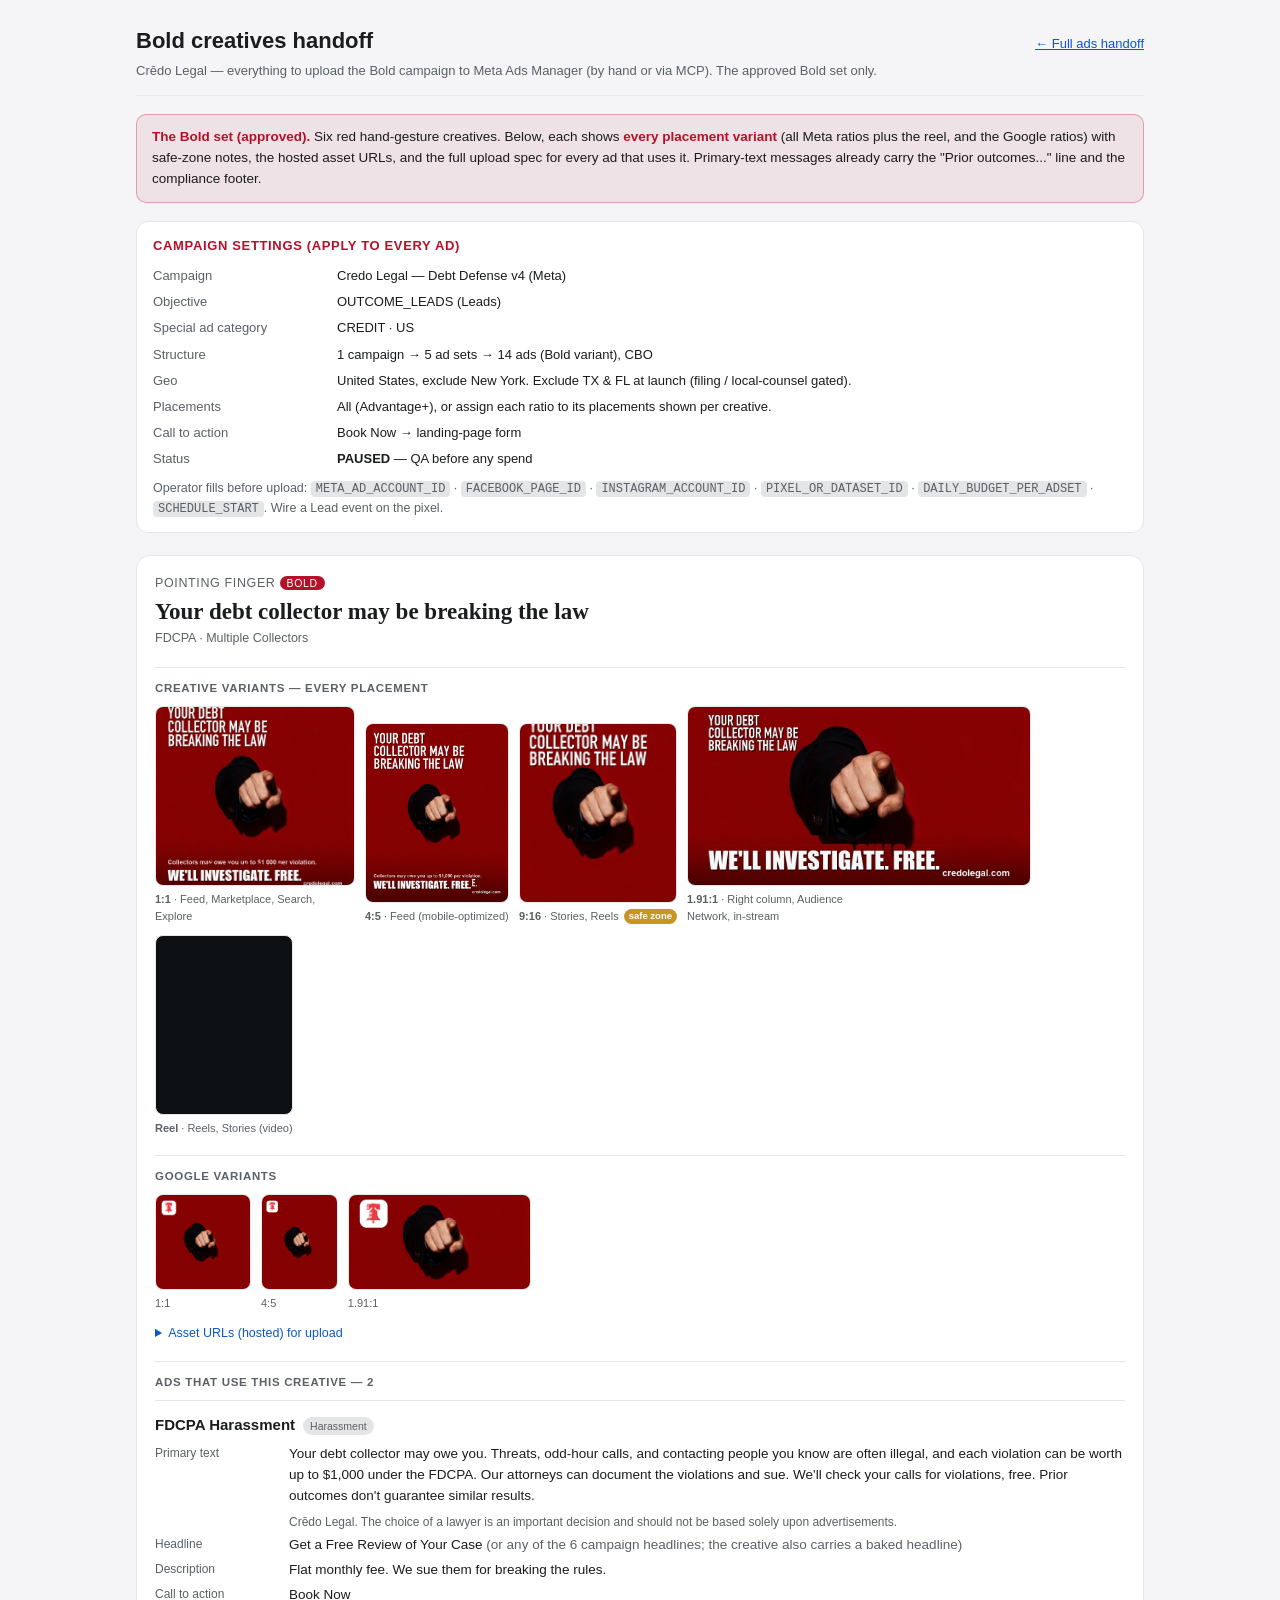
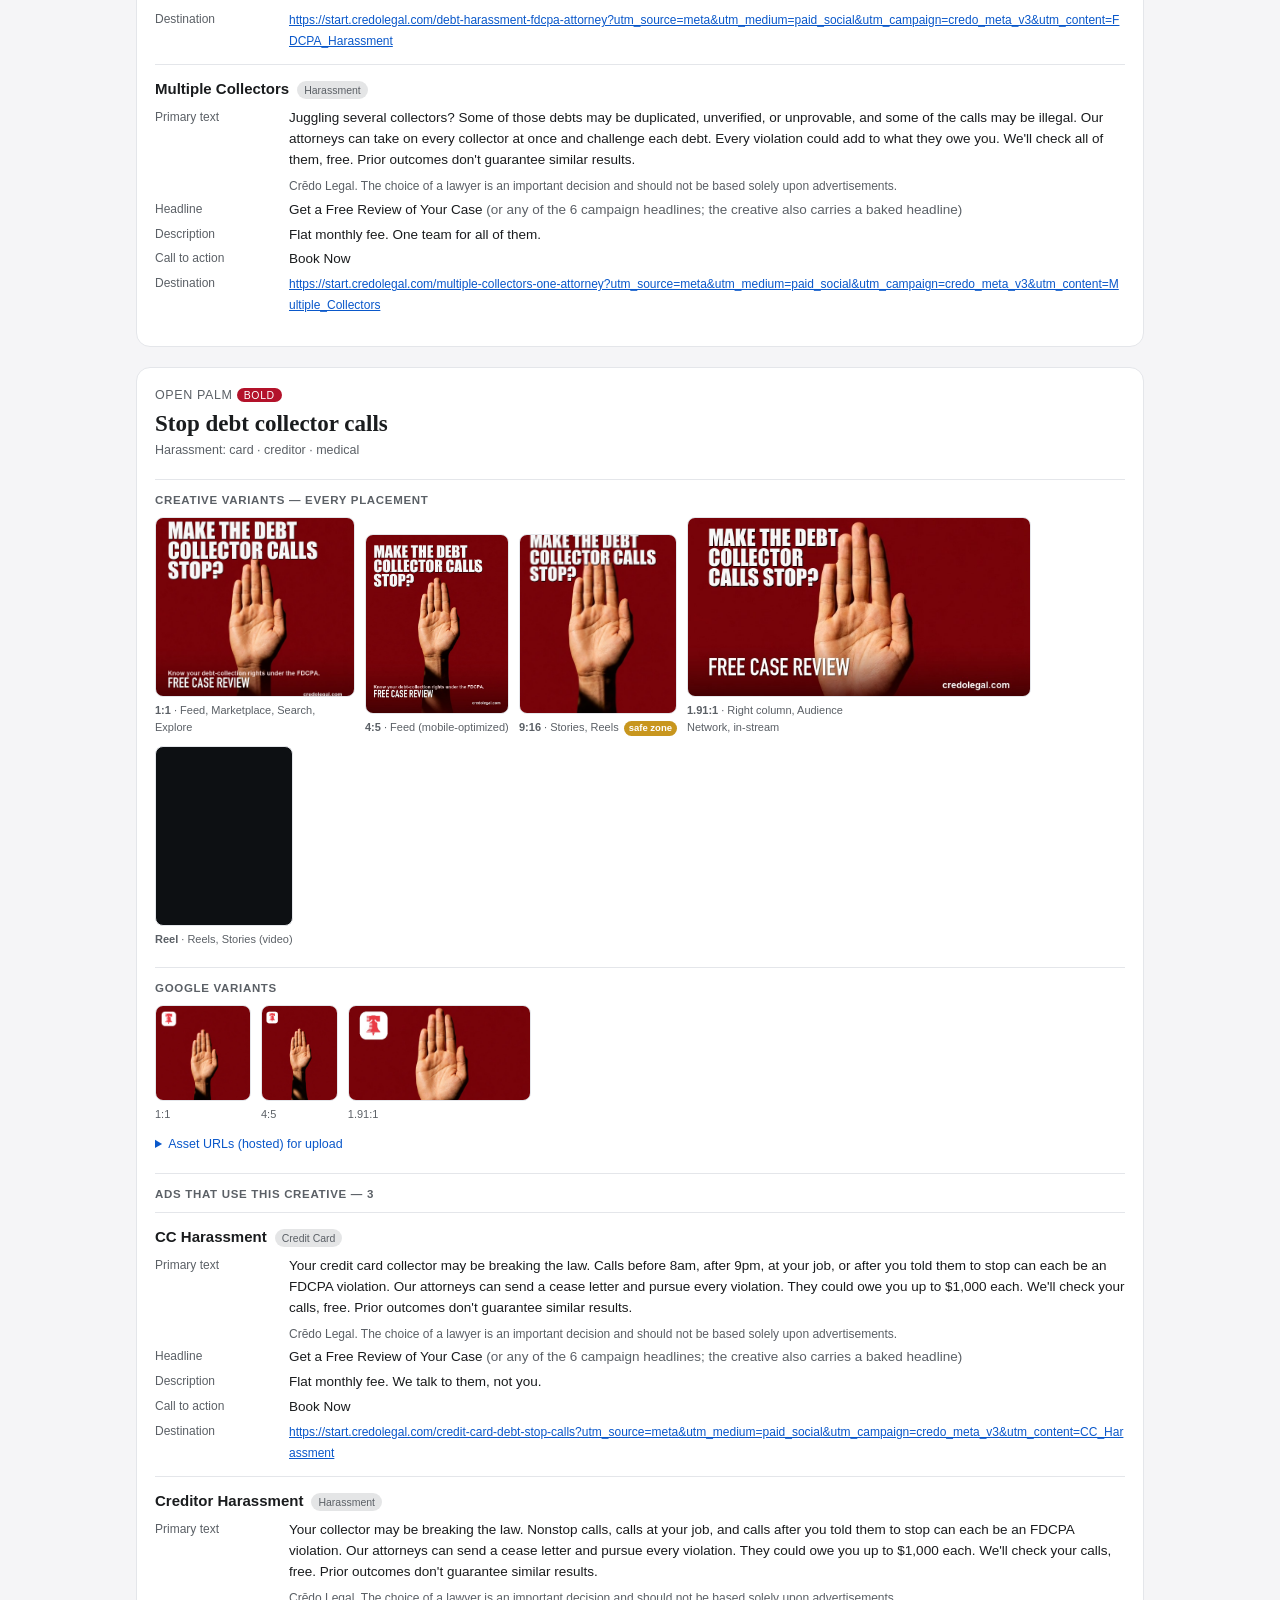
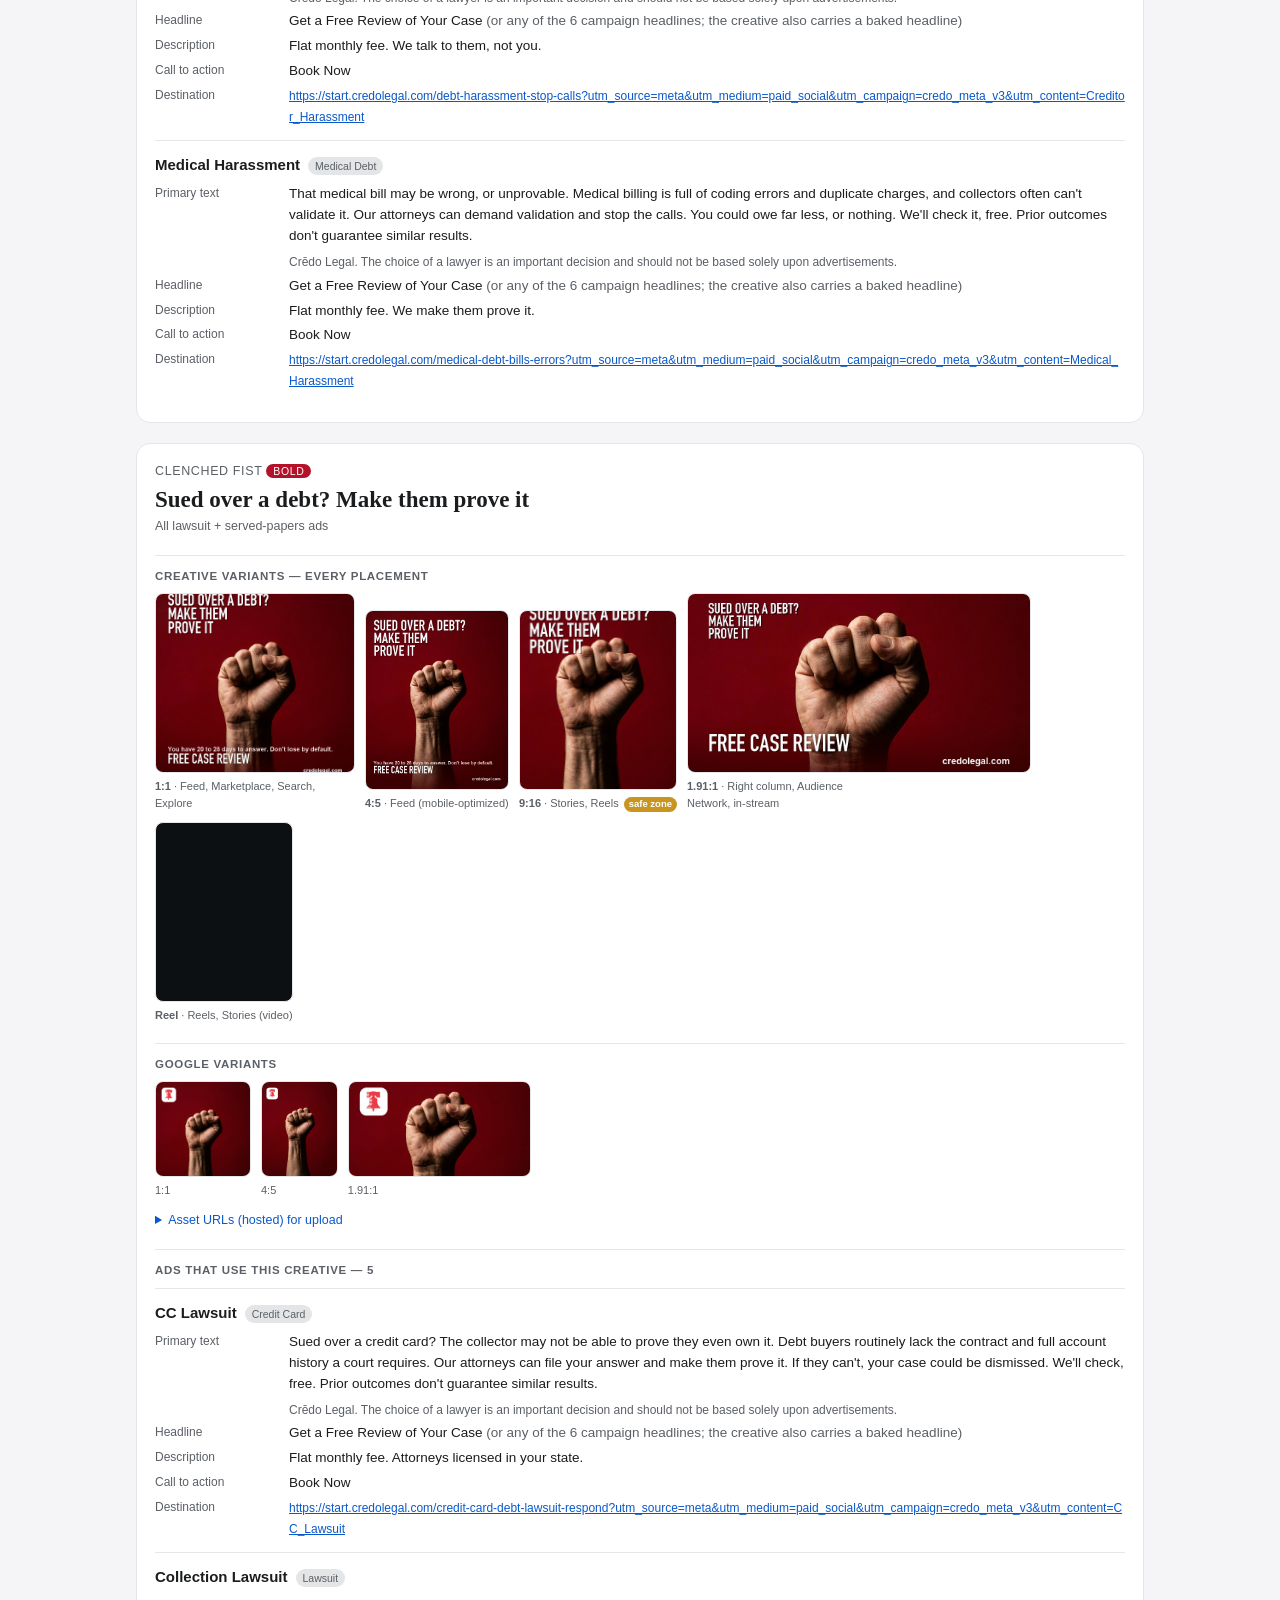
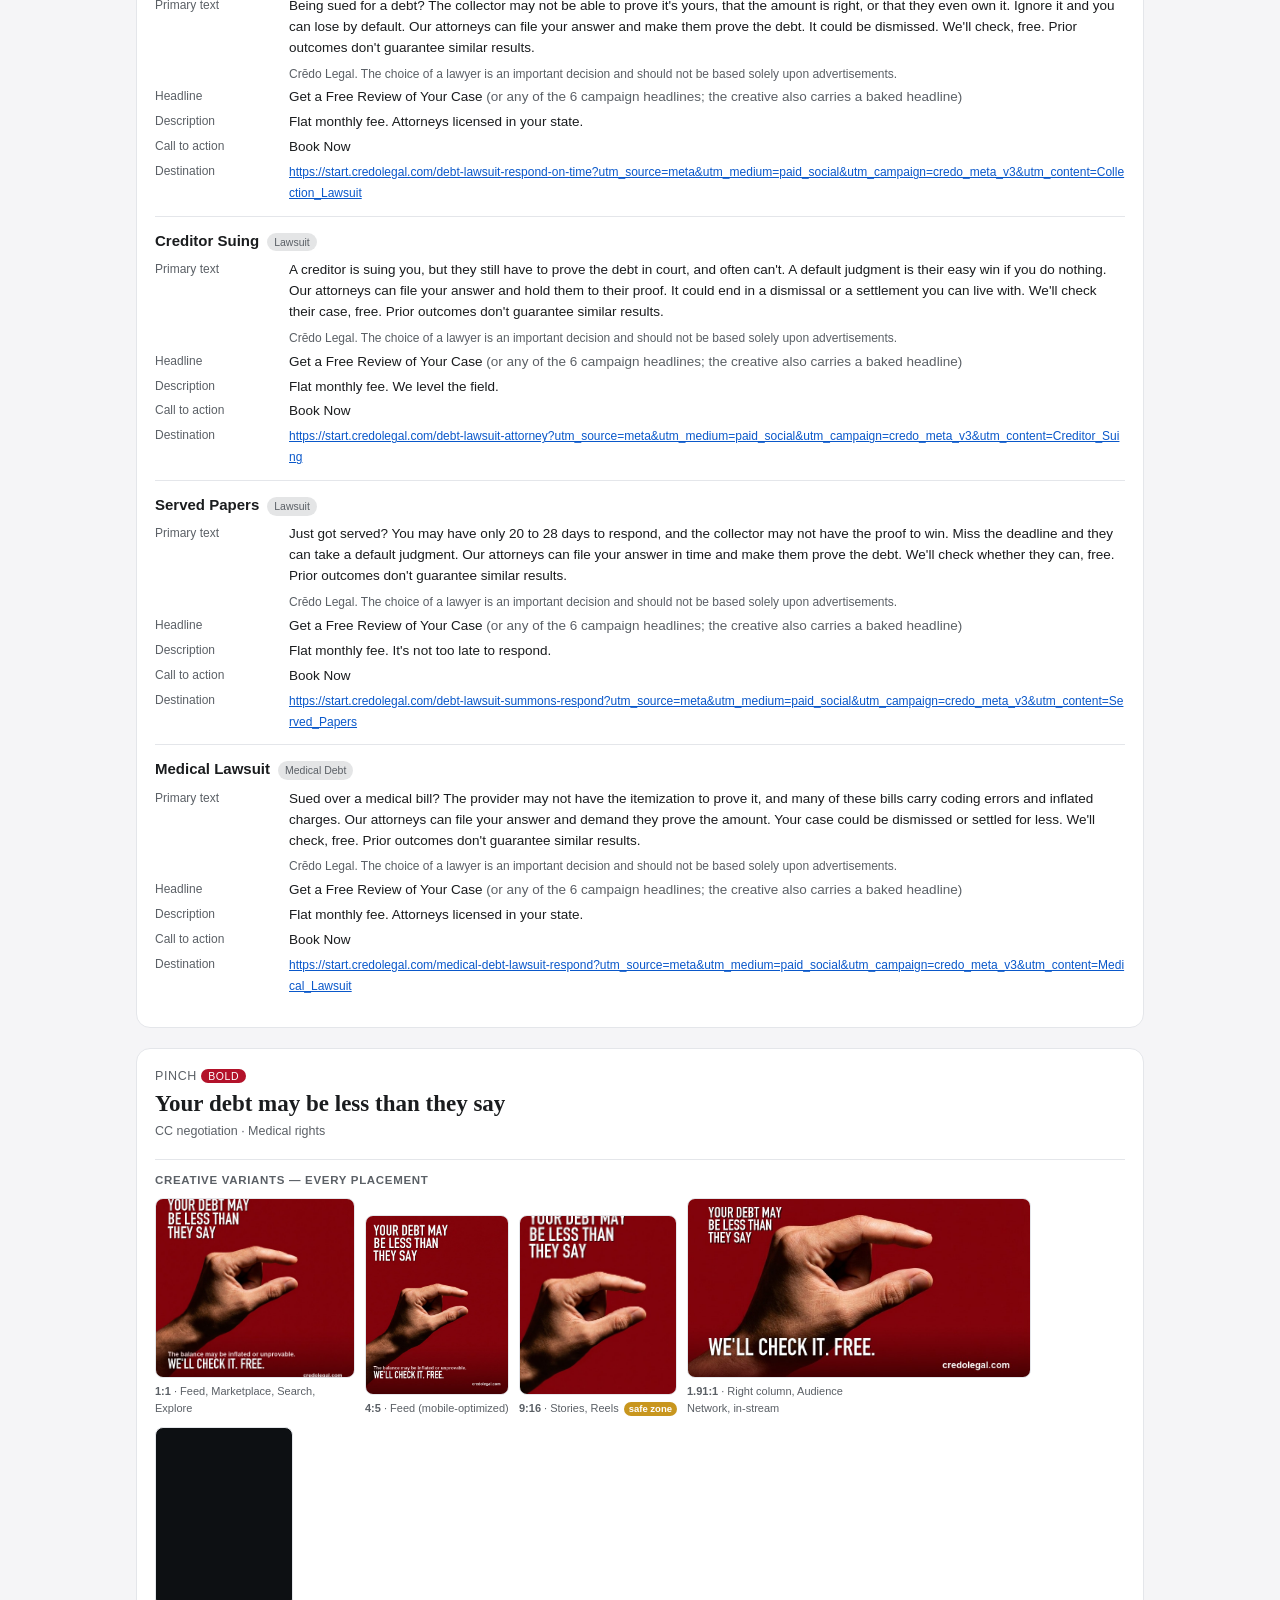
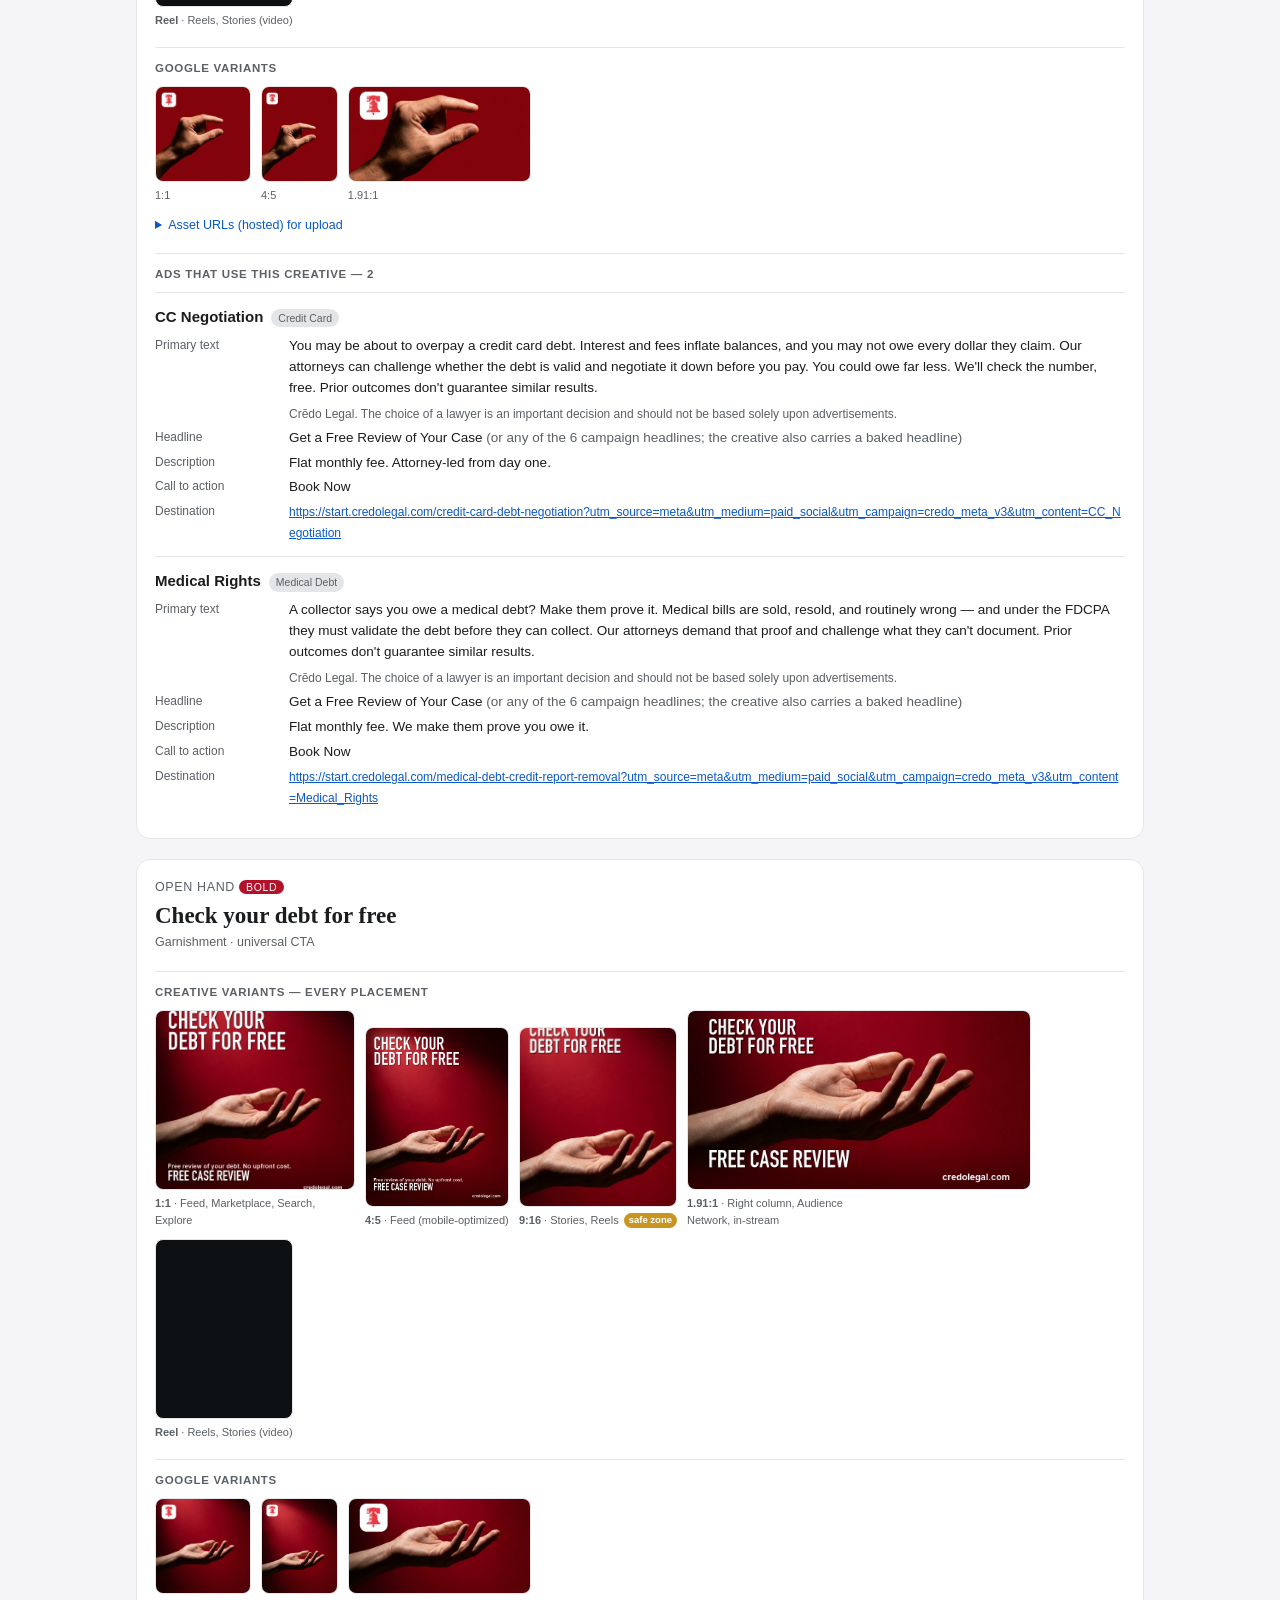
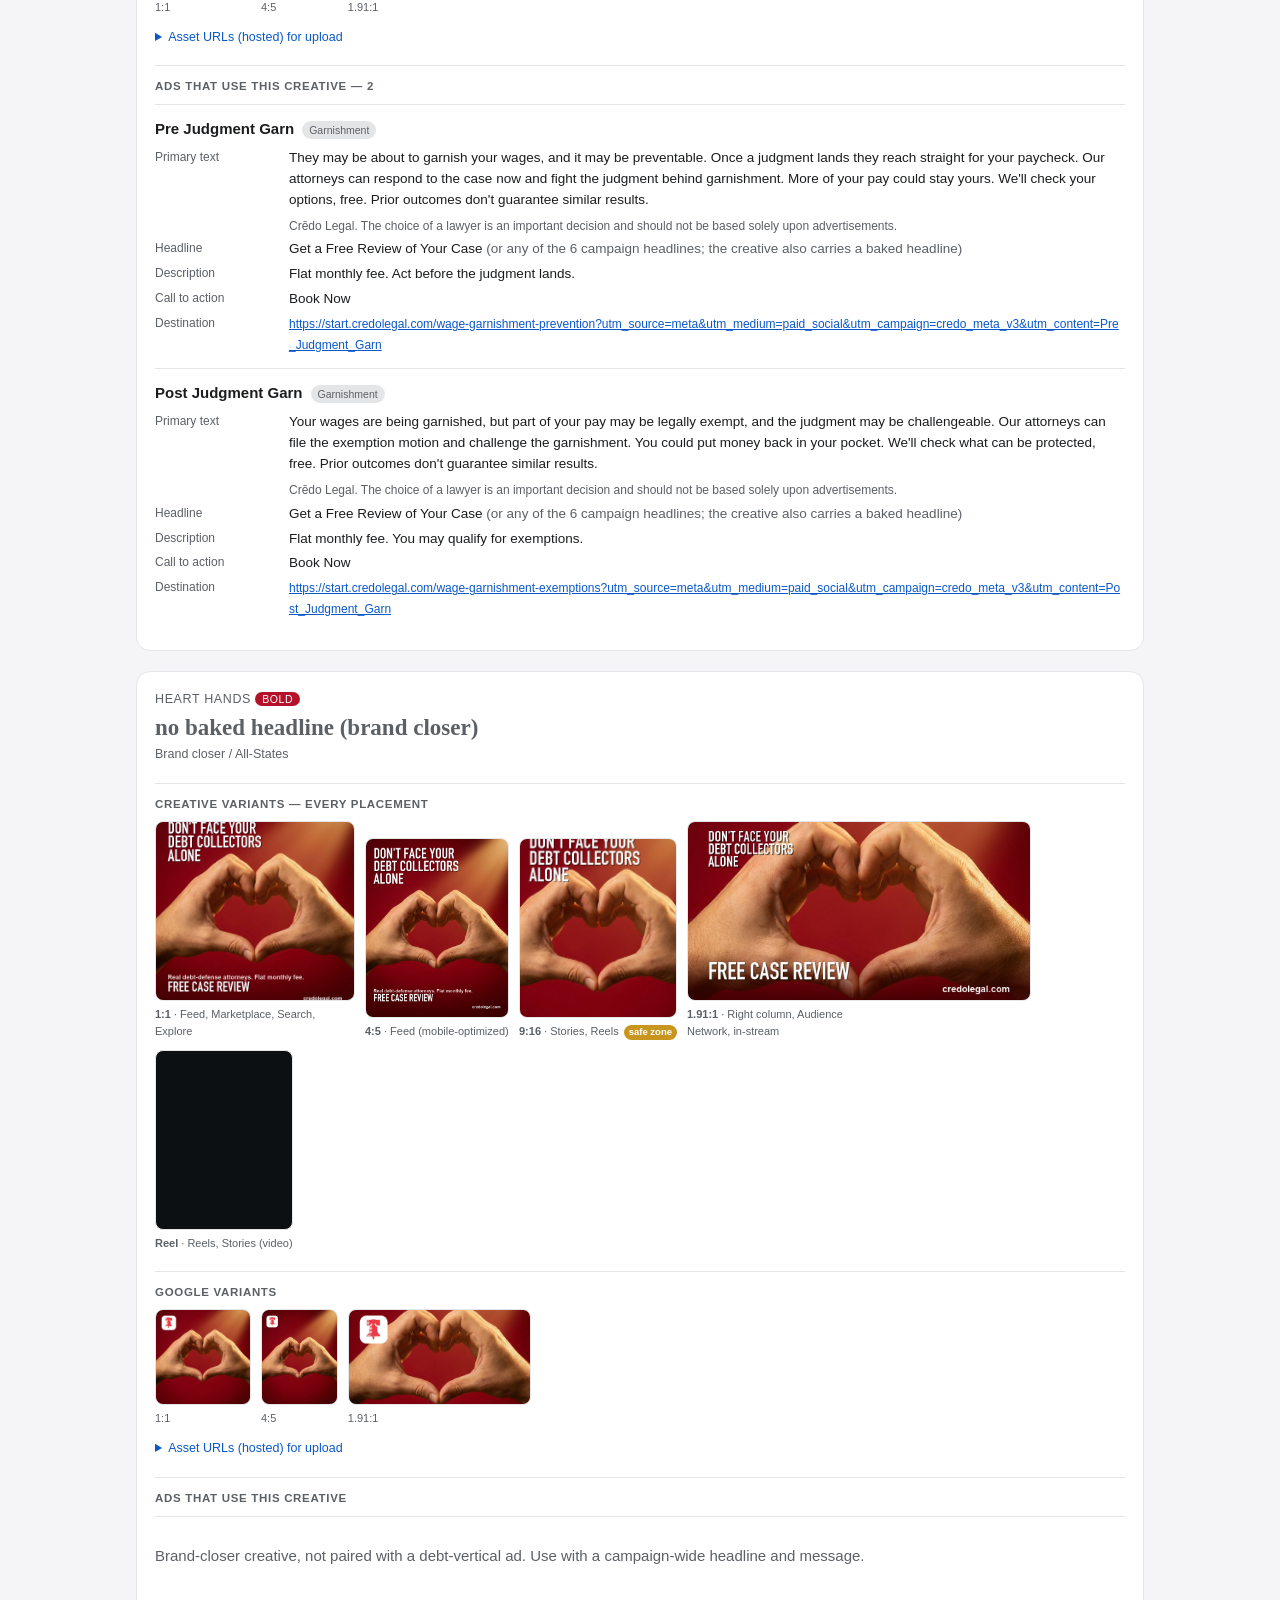
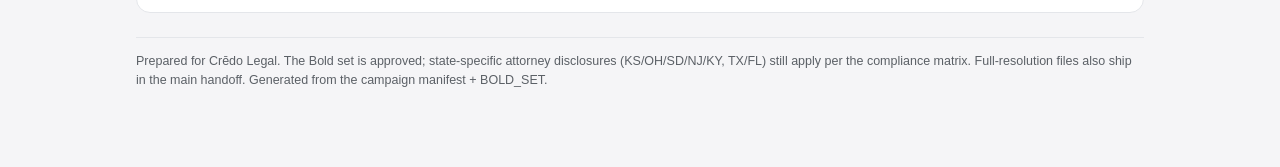
<file: bold-handoff.html>
<!doctype html><html lang="en"><head><meta charset="utf-8">
<meta name="viewport" content="width=device-width,initial-scale=1">
<meta name="robots" content="noindex">
<title>Crēdo Legal · Bold creatives handoff</title>
<style>
 :root{--bg:#f5f5f7;--card:#fff;--tx:#1a1c1e;--sec:#5b6066;--div:#e4e6ea;--red:#b3122a;--link:#0a58ca;--frame:#0d1013}
 @media (prefers-color-scheme:dark){:root{--bg:#141519;--card:#1d2025;--tx:#e7e9ec;--sec:#a3a8af;--div:#2c3037;--red:#ff5a72;--link:#6ea8fe;--frame:#000}}
 *{box-sizing:border-box} body{margin:0;background:var(--bg);color:var(--tx);font:15px/1.55 -apple-system,BlinkMacSystemFont,"Segoe UI",Roboto,Arial,sans-serif}
 a{color:var(--link)}
 .wrap{max-width:1040px;margin:0 auto;padding:24px 16px 64px}
 .top{display:flex;justify-content:space-between;align-items:baseline;gap:12px;flex-wrap:wrap;border-bottom:1px solid var(--div);padding-bottom:14px;margin-bottom:18px}
 h1{font-size:22px;margin:0} .top p{margin:3px 0 0;color:var(--sec);font-size:13px} .back{font-size:13px;white-space:nowrap}
 .lead{background:color-mix(in srgb,var(--red) 8%,transparent);border:1px solid color-mix(in srgb,var(--red) 32%,transparent);border-radius:10px;padding:12px 15px;font-size:13.5px;margin:0 0 18px} .lead b{color:var(--red)}
 .settings{background:var(--card);border:1px solid var(--div);border-radius:12px;padding:14px 16px;margin:0 0 22px}
 .settings h2{font-size:13px;text-transform:uppercase;letter-spacing:.05em;color:var(--red);margin:0 0 10px}
 .settings dl{display:grid;grid-template-columns:170px 1fr;gap:6px 14px;margin:0;font-size:13px}
 .settings dt{color:var(--sec)} .settings dd{margin:0}
 .settings .ph{margin:10px 0 0;font-size:12.5px;color:var(--sec)} .settings code{background:color-mix(in srgb,var(--sec) 16%,transparent);padding:1px 5px;border-radius:4px;font-size:12px}
 .card{background:var(--card);border:1px solid var(--div);border-radius:14px;padding:18px;margin:0 0 20px}
 .chead .gesture{font-size:12.5px;color:var(--sec);text-transform:uppercase;letter-spacing:.05em;margin:0 0 4px}
 .chead .hl{font-family:Georgia,serif;font-size:23px;font-weight:700;margin:0 0 4px;line-height:1.2}
 .chead .theme{font-size:12.5px;color:var(--sec);margin:0 0 4px}
 .sech{font-size:11.5px;text-transform:uppercase;letter-spacing:.06em;color:var(--sec);font-weight:700;margin:18px 0 8px;border-top:1px solid var(--div);padding-top:12px}
 .sech--g{color:var(--sec)}
 .gallery{display:flex;gap:10px;flex-wrap:wrap;align-items:flex-end}
 .th{margin:0;display:flex;flex-direction:column;gap:5px}
 .th img,.th video{height:180px;width:auto;max-width:344px;object-fit:cover;border-radius:8px;background:var(--frame);display:block;border:1px solid var(--div)}
 .th figcaption{font-size:11px;color:var(--sec);max-width:200px}
 .th .sz{display:inline-block;margin-left:5px;font-size:9.5px;font-weight:700;color:#fff;background:#c8961e;padding:0 5px;border-radius:999px;vertical-align:middle}
 .gallery--g .th--g img{height:96px}
 .assets{margin:12px 0 0;font-size:12px} .assets summary{cursor:pointer;color:var(--link);font-size:12.5px}
 .assets .ameta{margin:8px 0 2px;color:var(--sec);text-transform:uppercase;letter-spacing:.05em;font-size:10.5px}
 .assets ul{margin:0;padding-left:16px} .assets li{font-family:ui-monospace,Menlo,monospace;font-size:11px;word-break:break-all;color:var(--sec)}
 .ad{border-top:1px solid var(--div);padding:12px 0}
 .ad__h{display:flex;gap:8px;align-items:baseline;margin-bottom:8px}
 .spec{display:grid;grid-template-columns:120px 1fr;gap:4px 14px;margin:0;font-size:13.5px}
 .spec dt{color:var(--sec);font-size:12px} .spec dd{margin:0}
 .spec dd p{margin:0 0 6px} .spec dd p:last-child{margin:0} .spec dd p:last-child:not(:only-child){color:var(--sec);font-size:12px}
 .spec a{font-size:12px;word-break:break-all}
 .chip{font-size:10.5px;padding:1px 7px;border-radius:999px;background:color-mix(in srgb,var(--sec) 16%,transparent);color:var(--sec);white-space:nowrap}
 .chip--bold{background:var(--red);color:#fff} .muted{color:var(--sec)}
 .foot{color:var(--sec);font-size:12.5px;margin-top:24px;border-top:1px solid var(--div);padding-top:14px}
</style></head><body>
<div class="wrap">
 <div class="top">
   <div><h1>Bold creatives handoff</h1><p>Crēdo Legal — everything to upload the Bold campaign to Meta Ads Manager (by hand or via MCP). The approved Bold set only.</p></div>
   <a class="back" href="handoff.html">← Full ads handoff</a>
 </div>
 <div class="lead"><b>The Bold set (approved).</b> Six red hand-gesture creatives. Below, each shows <b>every placement variant</b> (all Meta ratios plus the reel, and the Google ratios) with safe-zone notes, the hosted asset URLs, and the full upload spec for every ad that uses it. Primary-text messages already carry the "Prior outcomes..." line and the compliance footer.</div>

 <div class="settings">
   <h2>Campaign settings (apply to every ad)</h2>
   <dl>
     <dt>Campaign</dt><dd>Credo Legal — Debt Defense v4 (Meta)</dd>
     <dt>Objective</dt><dd>OUTCOME_LEADS (Leads)</dd>
     <dt>Special ad category</dt><dd>CREDIT · US</dd>
     <dt>Structure</dt><dd>1 campaign → 5 ad sets → 14 ads (Bold variant), CBO</dd>
     <dt>Geo</dt><dd>United States, exclude New York. Exclude TX &amp; FL at launch (filing / local-counsel gated).</dd>
     <dt>Placements</dt><dd>All (Advantage+), or assign each ratio to its placements shown per creative.</dd>
     <dt>Call to action</dt><dd>Book Now → landing-page form</dd>
     <dt>Status</dt><dd><b>PAUSED</b> — QA before any spend</dd>
   </dl>
   <p class="ph">Operator fills before upload: <code>META_AD_ACCOUNT_ID</code> · <code>FACEBOOK_PAGE_ID</code> · <code>INSTAGRAM_ACCOUNT_ID</code> · <code>PIXEL_OR_DATASET_ID</code> · <code>DAILY_BUDGET_PER_ADSET</code> · <code>SCHEDULE_START</code>. Wire a Lead event on the pixel.</p>
 </div>

 
    <section class="card">
      <div class="chead">
        <p class="gesture">Pointing finger <span class="chip chip--bold">Bold</span></p>
        <p class="hl">Your debt collector may be breaking the law</p>
        <p class="theme">FDCPA · Multiple Collectors</p>
      </div>
      <p class="sech">Creative variants — every placement</p>
      <div class="gallery"><figure class="th"><img src="assets/bold/bake-pointing-m-1x1.jpeg" alt="Pointing finger 1:1" loading="lazy" style="aspect-ratio:1 / 1"><figcaption><b>1:1</b> · Feed, Marketplace, Search, Explore</figcaption></figure><figure class="th"><img src="assets/bold/bake-pointing-m-4x5.jpeg" alt="Pointing finger 4:5" loading="lazy" style="aspect-ratio:4 / 5"><figcaption><b>4:5</b> · Feed (mobile-optimized)</figcaption></figure><figure class="th" title="Keep copy clear of the top ~14% and bottom ~20-35% (app UI). The Bold headline is baked inside the safe area."><img src="assets/bold/bake-pointing-m-9x16.jpeg" alt="Pointing finger 9:16" loading="lazy" style="aspect-ratio:9 / 16"><figcaption><b>9:16</b> · Stories, Reels<span class="sz">safe zone</span></figcaption></figure><figure class="th"><img src="assets/bold/bake-pointing-m-1_91x1.jpeg" alt="Pointing finger 1.91:1" loading="lazy" style="aspect-ratio:191 / 100"><figcaption><b>1.91:1</b> · Right column, Audience Network, in-stream</figcaption></figure><figure class="th th--vid"><video src="assets/bold/video/bake-pointing-reel.mp4" autoplay muted loop playsinline style="aspect-ratio:9/16"></video><figcaption><b>Reel</b> · Reels, Stories (video)</figcaption></figure></div>
      <p class="sech sech--g">Google variants</p>
      <div class="gallery gallery--g"><figure class="th th--g"><img src="assets/bold/bake-pointing-g-1x1.jpeg" alt="Google 1:1" loading="lazy" style="aspect-ratio:1 / 1"><figcaption>1:1</figcaption></figure><figure class="th th--g"><img src="assets/bold/bake-pointing-g-4x5.jpeg" alt="Google 4:5" loading="lazy" style="aspect-ratio:4 / 5"><figcaption>4:5</figcaption></figure><figure class="th th--g"><img src="assets/bold/bake-pointing-g-1_91x1.jpeg" alt="Google 1.91:1" loading="lazy" style="aspect-ratio:191 / 100"><figcaption>1.91:1</figcaption></figure></div>
      <details class='assets'><summary>Asset URLs (hosted) for upload</summary><p class='ameta'>Meta</p><ul><li>https://2-human.github.io/credo-public-meta-ads-preview/assets/bold/bake-pointing-m-1x1.jpeg</li><li>https://2-human.github.io/credo-public-meta-ads-preview/assets/bold/bake-pointing-m-4x5.jpeg</li><li>https://2-human.github.io/credo-public-meta-ads-preview/assets/bold/bake-pointing-m-9x16.jpeg</li><li>https://2-human.github.io/credo-public-meta-ads-preview/assets/bold/bake-pointing-m-1_91x1.jpeg</li><li>https://2-human.github.io/credo-public-meta-ads-preview/assets/bold/video/bake-pointing-reel.mp4</li></ul><p class='ameta'>Google</p><ul><li>https://2-human.github.io/credo-public-meta-ads-preview/assets/bold/bake-pointing-g-1x1.jpeg</li><li>https://2-human.github.io/credo-public-meta-ads-preview/assets/bold/bake-pointing-g-4x5.jpeg</li><li>https://2-human.github.io/credo-public-meta-ads-preview/assets/bold/bake-pointing-g-1_91x1.jpeg</li></ul></details>
      <p class="sech">Ads that use this creative — 2</p>
      <div class="ad"><div class="ad__h"><b>FDCPA Harassment</b><span class="chip">Harassment</span></div><dl class="spec"><dt>Primary text</dt><dd><p>Your debt collector may owe you. Threats, odd-hour calls, and contacting people you know are often illegal, and each violation can be worth up to $1,000 under the FDCPA. Our attorneys can document the violations and sue. We&#x27;ll check your calls for violations, free. Prior outcomes don&#x27;t guarantee similar results.</p><p>Crēdo Legal. The choice of a lawyer is an important decision and should not be based solely upon advertisements.</p></dd><dt>Headline</dt><dd>Get a Free Review of Your Case <span class="muted">(or any of the 6 campaign headlines; the creative also carries a baked headline)</span></dd><dt>Description</dt><dd>Flat monthly fee. We sue them for breaking the rules.</dd><dt>Call to action</dt><dd>Book Now</dd><dt>Destination</dt><dd><a href="https://start.credolegal.com/debt-harassment-fdcpa-attorney?utm_source=meta&amp;utm_medium=paid_social&amp;utm_campaign=credo_meta_v3&amp;utm_content=FDCPA_Harassment" target="_blank" rel="noopener">https://start.credolegal.com/debt-harassment-fdcpa-attorney?utm_source=meta&amp;utm_medium=paid_social&amp;utm_campaign=credo_meta_v3&amp;utm_content=FDCPA_Harassment</a></dd></dl></div><div class="ad"><div class="ad__h"><b>Multiple Collectors</b><span class="chip">Harassment</span></div><dl class="spec"><dt>Primary text</dt><dd><p>Juggling several collectors? Some of those debts may be duplicated, unverified, or unprovable, and some of the calls may be illegal. Our attorneys can take on every collector at once and challenge each debt. Every violation could add to what they owe you. We&#x27;ll check all of them, free. Prior outcomes don&#x27;t guarantee similar results.</p><p>Crēdo Legal. The choice of a lawyer is an important decision and should not be based solely upon advertisements.</p></dd><dt>Headline</dt><dd>Get a Free Review of Your Case <span class="muted">(or any of the 6 campaign headlines; the creative also carries a baked headline)</span></dd><dt>Description</dt><dd>Flat monthly fee. One team for all of them.</dd><dt>Call to action</dt><dd>Book Now</dd><dt>Destination</dt><dd><a href="https://start.credolegal.com/multiple-collectors-one-attorney?utm_source=meta&amp;utm_medium=paid_social&amp;utm_campaign=credo_meta_v3&amp;utm_content=Multiple_Collectors" target="_blank" rel="noopener">https://start.credolegal.com/multiple-collectors-one-attorney?utm_source=meta&amp;utm_medium=paid_social&amp;utm_campaign=credo_meta_v3&amp;utm_content=Multiple_Collectors</a></dd></dl></div>
    </section>
    <section class="card">
      <div class="chead">
        <p class="gesture">Open palm <span class="chip chip--bold">Bold</span></p>
        <p class="hl">Stop debt collector calls</p>
        <p class="theme">Harassment: card · creditor · medical</p>
      </div>
      <p class="sech">Creative variants — every placement</p>
      <div class="gallery"><figure class="th"><img src="assets/bold/bake-stop-m-1x1.jpeg" alt="Open palm 1:1" loading="lazy" style="aspect-ratio:1 / 1"><figcaption><b>1:1</b> · Feed, Marketplace, Search, Explore</figcaption></figure><figure class="th"><img src="assets/bold/bake-stop-m-4x5.jpeg" alt="Open palm 4:5" loading="lazy" style="aspect-ratio:4 / 5"><figcaption><b>4:5</b> · Feed (mobile-optimized)</figcaption></figure><figure class="th" title="Keep copy clear of the top ~14% and bottom ~20-35% (app UI). The Bold headline is baked inside the safe area."><img src="assets/bold/bake-stop-m-9x16.jpeg" alt="Open palm 9:16" loading="lazy" style="aspect-ratio:9 / 16"><figcaption><b>9:16</b> · Stories, Reels<span class="sz">safe zone</span></figcaption></figure><figure class="th"><img src="assets/bold/bake-stop-m-1_91x1.jpeg" alt="Open palm 1.91:1" loading="lazy" style="aspect-ratio:191 / 100"><figcaption><b>1.91:1</b> · Right column, Audience Network, in-stream</figcaption></figure><figure class="th th--vid"><video src="assets/bold/video/bake-stop-reel.mp4" autoplay muted loop playsinline style="aspect-ratio:9/16"></video><figcaption><b>Reel</b> · Reels, Stories (video)</figcaption></figure></div>
      <p class="sech sech--g">Google variants</p>
      <div class="gallery gallery--g"><figure class="th th--g"><img src="assets/bold/bake-stop-g-1x1.jpeg" alt="Google 1:1" loading="lazy" style="aspect-ratio:1 / 1"><figcaption>1:1</figcaption></figure><figure class="th th--g"><img src="assets/bold/bake-stop-g-4x5.jpeg" alt="Google 4:5" loading="lazy" style="aspect-ratio:4 / 5"><figcaption>4:5</figcaption></figure><figure class="th th--g"><img src="assets/bold/bake-stop-g-1_91x1.jpeg" alt="Google 1.91:1" loading="lazy" style="aspect-ratio:191 / 100"><figcaption>1.91:1</figcaption></figure></div>
      <details class='assets'><summary>Asset URLs (hosted) for upload</summary><p class='ameta'>Meta</p><ul><li>https://2-human.github.io/credo-public-meta-ads-preview/assets/bold/bake-stop-m-1x1.jpeg</li><li>https://2-human.github.io/credo-public-meta-ads-preview/assets/bold/bake-stop-m-4x5.jpeg</li><li>https://2-human.github.io/credo-public-meta-ads-preview/assets/bold/bake-stop-m-9x16.jpeg</li><li>https://2-human.github.io/credo-public-meta-ads-preview/assets/bold/bake-stop-m-1_91x1.jpeg</li><li>https://2-human.github.io/credo-public-meta-ads-preview/assets/bold/video/bake-stop-reel.mp4</li></ul><p class='ameta'>Google</p><ul><li>https://2-human.github.io/credo-public-meta-ads-preview/assets/bold/bake-stop-g-1x1.jpeg</li><li>https://2-human.github.io/credo-public-meta-ads-preview/assets/bold/bake-stop-g-4x5.jpeg</li><li>https://2-human.github.io/credo-public-meta-ads-preview/assets/bold/bake-stop-g-1_91x1.jpeg</li></ul></details>
      <p class="sech">Ads that use this creative — 3</p>
      <div class="ad"><div class="ad__h"><b>CC Harassment</b><span class="chip">Credit Card</span></div><dl class="spec"><dt>Primary text</dt><dd><p>Your credit card collector may be breaking the law. Calls before 8am, after 9pm, at your job, or after you told them to stop can each be an FDCPA violation. Our attorneys can send a cease letter and pursue every violation. They could owe you up to $1,000 each. We&#x27;ll check your calls, free. Prior outcomes don&#x27;t guarantee similar results.</p><p>Crēdo Legal. The choice of a lawyer is an important decision and should not be based solely upon advertisements.</p></dd><dt>Headline</dt><dd>Get a Free Review of Your Case <span class="muted">(or any of the 6 campaign headlines; the creative also carries a baked headline)</span></dd><dt>Description</dt><dd>Flat monthly fee. We talk to them, not you.</dd><dt>Call to action</dt><dd>Book Now</dd><dt>Destination</dt><dd><a href="https://start.credolegal.com/credit-card-debt-stop-calls?utm_source=meta&amp;utm_medium=paid_social&amp;utm_campaign=credo_meta_v3&amp;utm_content=CC_Harassment" target="_blank" rel="noopener">https://start.credolegal.com/credit-card-debt-stop-calls?utm_source=meta&amp;utm_medium=paid_social&amp;utm_campaign=credo_meta_v3&amp;utm_content=CC_Harassment</a></dd></dl></div><div class="ad"><div class="ad__h"><b>Creditor Harassment</b><span class="chip">Harassment</span></div><dl class="spec"><dt>Primary text</dt><dd><p>Your collector may be breaking the law. Nonstop calls, calls at your job, and calls after you told them to stop can each be an FDCPA violation. Our attorneys can send a cease letter and pursue every violation. They could owe you up to $1,000 each. We&#x27;ll check your calls, free. Prior outcomes don&#x27;t guarantee similar results.</p><p>Crēdo Legal. The choice of a lawyer is an important decision and should not be based solely upon advertisements.</p></dd><dt>Headline</dt><dd>Get a Free Review of Your Case <span class="muted">(or any of the 6 campaign headlines; the creative also carries a baked headline)</span></dd><dt>Description</dt><dd>Flat monthly fee. We talk to them, not you.</dd><dt>Call to action</dt><dd>Book Now</dd><dt>Destination</dt><dd><a href="https://start.credolegal.com/debt-harassment-stop-calls?utm_source=meta&amp;utm_medium=paid_social&amp;utm_campaign=credo_meta_v3&amp;utm_content=Creditor_Harassment" target="_blank" rel="noopener">https://start.credolegal.com/debt-harassment-stop-calls?utm_source=meta&amp;utm_medium=paid_social&amp;utm_campaign=credo_meta_v3&amp;utm_content=Creditor_Harassment</a></dd></dl></div><div class="ad"><div class="ad__h"><b>Medical Harassment</b><span class="chip">Medical Debt</span></div><dl class="spec"><dt>Primary text</dt><dd><p>That medical bill may be wrong, or unprovable. Medical billing is full of coding errors and duplicate charges, and collectors often can&#x27;t validate it. Our attorneys can demand validation and stop the calls. You could owe far less, or nothing. We&#x27;ll check it, free. Prior outcomes don&#x27;t guarantee similar results.</p><p>Crēdo Legal. The choice of a lawyer is an important decision and should not be based solely upon advertisements.</p></dd><dt>Headline</dt><dd>Get a Free Review of Your Case <span class="muted">(or any of the 6 campaign headlines; the creative also carries a baked headline)</span></dd><dt>Description</dt><dd>Flat monthly fee. We make them prove it.</dd><dt>Call to action</dt><dd>Book Now</dd><dt>Destination</dt><dd><a href="https://start.credolegal.com/medical-debt-bills-errors?utm_source=meta&amp;utm_medium=paid_social&amp;utm_campaign=credo_meta_v3&amp;utm_content=Medical_Harassment" target="_blank" rel="noopener">https://start.credolegal.com/medical-debt-bills-errors?utm_source=meta&amp;utm_medium=paid_social&amp;utm_campaign=credo_meta_v3&amp;utm_content=Medical_Harassment</a></dd></dl></div>
    </section>
    <section class="card">
      <div class="chead">
        <p class="gesture">Clenched fist <span class="chip chip--bold">Bold</span></p>
        <p class="hl">Sued over a debt? Make them prove it</p>
        <p class="theme">All lawsuit + served-papers ads</p>
      </div>
      <p class="sech">Creative variants — every placement</p>
      <div class="gallery"><figure class="th"><img src="assets/bold/bake-fist-m-1x1.jpeg" alt="Clenched fist 1:1" loading="lazy" style="aspect-ratio:1 / 1"><figcaption><b>1:1</b> · Feed, Marketplace, Search, Explore</figcaption></figure><figure class="th"><img src="assets/bold/bake-fist-m-4x5.jpeg" alt="Clenched fist 4:5" loading="lazy" style="aspect-ratio:4 / 5"><figcaption><b>4:5</b> · Feed (mobile-optimized)</figcaption></figure><figure class="th" title="Keep copy clear of the top ~14% and bottom ~20-35% (app UI). The Bold headline is baked inside the safe area."><img src="assets/bold/bake-fist-m-9x16.jpeg" alt="Clenched fist 9:16" loading="lazy" style="aspect-ratio:9 / 16"><figcaption><b>9:16</b> · Stories, Reels<span class="sz">safe zone</span></figcaption></figure><figure class="th"><img src="assets/bold/bake-fist-m-1_91x1.jpeg" alt="Clenched fist 1.91:1" loading="lazy" style="aspect-ratio:191 / 100"><figcaption><b>1.91:1</b> · Right column, Audience Network, in-stream</figcaption></figure><figure class="th th--vid"><video src="assets/bold/video/bake-fist-reel.mp4" autoplay muted loop playsinline style="aspect-ratio:9/16"></video><figcaption><b>Reel</b> · Reels, Stories (video)</figcaption></figure></div>
      <p class="sech sech--g">Google variants</p>
      <div class="gallery gallery--g"><figure class="th th--g"><img src="assets/bold/bake-fist-g-1x1.jpeg" alt="Google 1:1" loading="lazy" style="aspect-ratio:1 / 1"><figcaption>1:1</figcaption></figure><figure class="th th--g"><img src="assets/bold/bake-fist-g-4x5.jpeg" alt="Google 4:5" loading="lazy" style="aspect-ratio:4 / 5"><figcaption>4:5</figcaption></figure><figure class="th th--g"><img src="assets/bold/bake-fist-g-1_91x1.jpeg" alt="Google 1.91:1" loading="lazy" style="aspect-ratio:191 / 100"><figcaption>1.91:1</figcaption></figure></div>
      <details class='assets'><summary>Asset URLs (hosted) for upload</summary><p class='ameta'>Meta</p><ul><li>https://2-human.github.io/credo-public-meta-ads-preview/assets/bold/bake-fist-m-1x1.jpeg</li><li>https://2-human.github.io/credo-public-meta-ads-preview/assets/bold/bake-fist-m-4x5.jpeg</li><li>https://2-human.github.io/credo-public-meta-ads-preview/assets/bold/bake-fist-m-9x16.jpeg</li><li>https://2-human.github.io/credo-public-meta-ads-preview/assets/bold/bake-fist-m-1_91x1.jpeg</li><li>https://2-human.github.io/credo-public-meta-ads-preview/assets/bold/video/bake-fist-reel.mp4</li></ul><p class='ameta'>Google</p><ul><li>https://2-human.github.io/credo-public-meta-ads-preview/assets/bold/bake-fist-g-1x1.jpeg</li><li>https://2-human.github.io/credo-public-meta-ads-preview/assets/bold/bake-fist-g-4x5.jpeg</li><li>https://2-human.github.io/credo-public-meta-ads-preview/assets/bold/bake-fist-g-1_91x1.jpeg</li></ul></details>
      <p class="sech">Ads that use this creative — 5</p>
      <div class="ad"><div class="ad__h"><b>CC Lawsuit</b><span class="chip">Credit Card</span></div><dl class="spec"><dt>Primary text</dt><dd><p>Sued over a credit card? The collector may not be able to prove they even own it. Debt buyers routinely lack the contract and full account history a court requires. Our attorneys can file your answer and make them prove it. If they can&#x27;t, your case could be dismissed. We&#x27;ll check, free. Prior outcomes don&#x27;t guarantee similar results.</p><p>Crēdo Legal. The choice of a lawyer is an important decision and should not be based solely upon advertisements.</p></dd><dt>Headline</dt><dd>Get a Free Review of Your Case <span class="muted">(or any of the 6 campaign headlines; the creative also carries a baked headline)</span></dd><dt>Description</dt><dd>Flat monthly fee. Attorneys licensed in your state.</dd><dt>Call to action</dt><dd>Book Now</dd><dt>Destination</dt><dd><a href="https://start.credolegal.com/credit-card-debt-lawsuit-respond?utm_source=meta&amp;utm_medium=paid_social&amp;utm_campaign=credo_meta_v3&amp;utm_content=CC_Lawsuit" target="_blank" rel="noopener">https://start.credolegal.com/credit-card-debt-lawsuit-respond?utm_source=meta&amp;utm_medium=paid_social&amp;utm_campaign=credo_meta_v3&amp;utm_content=CC_Lawsuit</a></dd></dl></div><div class="ad"><div class="ad__h"><b>Collection Lawsuit</b><span class="chip">Lawsuit</span></div><dl class="spec"><dt>Primary text</dt><dd><p>Being sued for a debt? The collector may not be able to prove it&#x27;s yours, that the amount is right, or that they even own it. Ignore it and you can lose by default. Our attorneys can file your answer and make them prove the debt. It could be dismissed. We&#x27;ll check, free. Prior outcomes don&#x27;t guarantee similar results.</p><p>Crēdo Legal. The choice of a lawyer is an important decision and should not be based solely upon advertisements.</p></dd><dt>Headline</dt><dd>Get a Free Review of Your Case <span class="muted">(or any of the 6 campaign headlines; the creative also carries a baked headline)</span></dd><dt>Description</dt><dd>Flat monthly fee. Attorneys licensed in your state.</dd><dt>Call to action</dt><dd>Book Now</dd><dt>Destination</dt><dd><a href="https://start.credolegal.com/debt-lawsuit-respond-on-time?utm_source=meta&amp;utm_medium=paid_social&amp;utm_campaign=credo_meta_v3&amp;utm_content=Collection_Lawsuit" target="_blank" rel="noopener">https://start.credolegal.com/debt-lawsuit-respond-on-time?utm_source=meta&amp;utm_medium=paid_social&amp;utm_campaign=credo_meta_v3&amp;utm_content=Collection_Lawsuit</a></dd></dl></div><div class="ad"><div class="ad__h"><b>Creditor Suing</b><span class="chip">Lawsuit</span></div><dl class="spec"><dt>Primary text</dt><dd><p>A creditor is suing you, but they still have to prove the debt in court, and often can&#x27;t. A default judgment is their easy win if you do nothing. Our attorneys can file your answer and hold them to their proof. It could end in a dismissal or a settlement you can live with. We&#x27;ll check their case, free. Prior outcomes don&#x27;t guarantee similar results.</p><p>Crēdo Legal. The choice of a lawyer is an important decision and should not be based solely upon advertisements.</p></dd><dt>Headline</dt><dd>Get a Free Review of Your Case <span class="muted">(or any of the 6 campaign headlines; the creative also carries a baked headline)</span></dd><dt>Description</dt><dd>Flat monthly fee. We level the field.</dd><dt>Call to action</dt><dd>Book Now</dd><dt>Destination</dt><dd><a href="https://start.credolegal.com/debt-lawsuit-attorney?utm_source=meta&amp;utm_medium=paid_social&amp;utm_campaign=credo_meta_v3&amp;utm_content=Creditor_Suing" target="_blank" rel="noopener">https://start.credolegal.com/debt-lawsuit-attorney?utm_source=meta&amp;utm_medium=paid_social&amp;utm_campaign=credo_meta_v3&amp;utm_content=Creditor_Suing</a></dd></dl></div><div class="ad"><div class="ad__h"><b>Served Papers</b><span class="chip">Lawsuit</span></div><dl class="spec"><dt>Primary text</dt><dd><p>Just got served? You may have only 20 to 28 days to respond, and the collector may not have the proof to win. Miss the deadline and they can take a default judgment. Our attorneys can file your answer in time and make them prove the debt. We&#x27;ll check whether they can, free. Prior outcomes don&#x27;t guarantee similar results.</p><p>Crēdo Legal. The choice of a lawyer is an important decision and should not be based solely upon advertisements.</p></dd><dt>Headline</dt><dd>Get a Free Review of Your Case <span class="muted">(or any of the 6 campaign headlines; the creative also carries a baked headline)</span></dd><dt>Description</dt><dd>Flat monthly fee. It&#x27;s not too late to respond.</dd><dt>Call to action</dt><dd>Book Now</dd><dt>Destination</dt><dd><a href="https://start.credolegal.com/debt-lawsuit-summons-respond?utm_source=meta&amp;utm_medium=paid_social&amp;utm_campaign=credo_meta_v3&amp;utm_content=Served_Papers" target="_blank" rel="noopener">https://start.credolegal.com/debt-lawsuit-summons-respond?utm_source=meta&amp;utm_medium=paid_social&amp;utm_campaign=credo_meta_v3&amp;utm_content=Served_Papers</a></dd></dl></div><div class="ad"><div class="ad__h"><b>Medical Lawsuit</b><span class="chip">Medical Debt</span></div><dl class="spec"><dt>Primary text</dt><dd><p>Sued over a medical bill? The provider may not have the itemization to prove it, and many of these bills carry coding errors and inflated charges. Our attorneys can file your answer and demand they prove the amount. Your case could be dismissed or settled for less. We&#x27;ll check, free. Prior outcomes don&#x27;t guarantee similar results.</p><p>Crēdo Legal. The choice of a lawyer is an important decision and should not be based solely upon advertisements.</p></dd><dt>Headline</dt><dd>Get a Free Review of Your Case <span class="muted">(or any of the 6 campaign headlines; the creative also carries a baked headline)</span></dd><dt>Description</dt><dd>Flat monthly fee. Attorneys licensed in your state.</dd><dt>Call to action</dt><dd>Book Now</dd><dt>Destination</dt><dd><a href="https://start.credolegal.com/medical-debt-lawsuit-respond?utm_source=meta&amp;utm_medium=paid_social&amp;utm_campaign=credo_meta_v3&amp;utm_content=Medical_Lawsuit" target="_blank" rel="noopener">https://start.credolegal.com/medical-debt-lawsuit-respond?utm_source=meta&amp;utm_medium=paid_social&amp;utm_campaign=credo_meta_v3&amp;utm_content=Medical_Lawsuit</a></dd></dl></div>
    </section>
    <section class="card">
      <div class="chead">
        <p class="gesture">Pinch <span class="chip chip--bold">Bold</span></p>
        <p class="hl">Your debt may be less than they say</p>
        <p class="theme">CC negotiation · Medical rights</p>
      </div>
      <p class="sech">Creative variants — every placement</p>
      <div class="gallery"><figure class="th"><img src="assets/bold/bake-pinch-m-1x1.jpeg" alt="Pinch 1:1" loading="lazy" style="aspect-ratio:1 / 1"><figcaption><b>1:1</b> · Feed, Marketplace, Search, Explore</figcaption></figure><figure class="th"><img src="assets/bold/bake-pinch-m-4x5.jpeg" alt="Pinch 4:5" loading="lazy" style="aspect-ratio:4 / 5"><figcaption><b>4:5</b> · Feed (mobile-optimized)</figcaption></figure><figure class="th" title="Keep copy clear of the top ~14% and bottom ~20-35% (app UI). The Bold headline is baked inside the safe area."><img src="assets/bold/bake-pinch-m-9x16.jpeg" alt="Pinch 9:16" loading="lazy" style="aspect-ratio:9 / 16"><figcaption><b>9:16</b> · Stories, Reels<span class="sz">safe zone</span></figcaption></figure><figure class="th"><img src="assets/bold/bake-pinch-m-1_91x1.jpeg" alt="Pinch 1.91:1" loading="lazy" style="aspect-ratio:191 / 100"><figcaption><b>1.91:1</b> · Right column, Audience Network, in-stream</figcaption></figure><figure class="th th--vid"><video src="assets/bold/video/bake-pinch-reel.mp4" autoplay muted loop playsinline style="aspect-ratio:9/16"></video><figcaption><b>Reel</b> · Reels, Stories (video)</figcaption></figure></div>
      <p class="sech sech--g">Google variants</p>
      <div class="gallery gallery--g"><figure class="th th--g"><img src="assets/bold/bake-pinch-g-1x1.jpeg" alt="Google 1:1" loading="lazy" style="aspect-ratio:1 / 1"><figcaption>1:1</figcaption></figure><figure class="th th--g"><img src="assets/bold/bake-pinch-g-4x5.jpeg" alt="Google 4:5" loading="lazy" style="aspect-ratio:4 / 5"><figcaption>4:5</figcaption></figure><figure class="th th--g"><img src="assets/bold/bake-pinch-g-1_91x1.jpeg" alt="Google 1.91:1" loading="lazy" style="aspect-ratio:191 / 100"><figcaption>1.91:1</figcaption></figure></div>
      <details class='assets'><summary>Asset URLs (hosted) for upload</summary><p class='ameta'>Meta</p><ul><li>https://2-human.github.io/credo-public-meta-ads-preview/assets/bold/bake-pinch-m-1x1.jpeg</li><li>https://2-human.github.io/credo-public-meta-ads-preview/assets/bold/bake-pinch-m-4x5.jpeg</li><li>https://2-human.github.io/credo-public-meta-ads-preview/assets/bold/bake-pinch-m-9x16.jpeg</li><li>https://2-human.github.io/credo-public-meta-ads-preview/assets/bold/bake-pinch-m-1_91x1.jpeg</li><li>https://2-human.github.io/credo-public-meta-ads-preview/assets/bold/video/bake-pinch-reel.mp4</li></ul><p class='ameta'>Google</p><ul><li>https://2-human.github.io/credo-public-meta-ads-preview/assets/bold/bake-pinch-g-1x1.jpeg</li><li>https://2-human.github.io/credo-public-meta-ads-preview/assets/bold/bake-pinch-g-4x5.jpeg</li><li>https://2-human.github.io/credo-public-meta-ads-preview/assets/bold/bake-pinch-g-1_91x1.jpeg</li></ul></details>
      <p class="sech">Ads that use this creative — 2</p>
      <div class="ad"><div class="ad__h"><b>CC Negotiation</b><span class="chip">Credit Card</span></div><dl class="spec"><dt>Primary text</dt><dd><p>You may be about to overpay a credit card debt. Interest and fees inflate balances, and you may not owe every dollar they claim. Our attorneys can challenge whether the debt is valid and negotiate it down before you pay. You could owe far less. We&#x27;ll check the number, free. Prior outcomes don&#x27;t guarantee similar results.</p><p>Crēdo Legal. The choice of a lawyer is an important decision and should not be based solely upon advertisements.</p></dd><dt>Headline</dt><dd>Get a Free Review of Your Case <span class="muted">(or any of the 6 campaign headlines; the creative also carries a baked headline)</span></dd><dt>Description</dt><dd>Flat monthly fee. Attorney-led from day one.</dd><dt>Call to action</dt><dd>Book Now</dd><dt>Destination</dt><dd><a href="https://start.credolegal.com/credit-card-debt-negotiation?utm_source=meta&amp;utm_medium=paid_social&amp;utm_campaign=credo_meta_v3&amp;utm_content=CC_Negotiation" target="_blank" rel="noopener">https://start.credolegal.com/credit-card-debt-negotiation?utm_source=meta&amp;utm_medium=paid_social&amp;utm_campaign=credo_meta_v3&amp;utm_content=CC_Negotiation</a></dd></dl></div><div class="ad"><div class="ad__h"><b>Medical Rights</b><span class="chip">Medical Debt</span></div><dl class="spec"><dt>Primary text</dt><dd><p>A collector says you owe a medical debt? Make them prove it. Medical bills are sold, resold, and routinely wrong — and under the FDCPA they must validate the debt before they can collect. Our attorneys demand that proof and challenge what they can&#x27;t document. Prior outcomes don&#x27;t guarantee similar results.</p><p>Crēdo Legal. The choice of a lawyer is an important decision and should not be based solely upon advertisements.</p></dd><dt>Headline</dt><dd>Get a Free Review of Your Case <span class="muted">(or any of the 6 campaign headlines; the creative also carries a baked headline)</span></dd><dt>Description</dt><dd>Flat monthly fee. We make them prove you owe it.</dd><dt>Call to action</dt><dd>Book Now</dd><dt>Destination</dt><dd><a href="https://start.credolegal.com/medical-debt-credit-report-removal?utm_source=meta&amp;utm_medium=paid_social&amp;utm_campaign=credo_meta_v3&amp;utm_content=Medical_Rights" target="_blank" rel="noopener">https://start.credolegal.com/medical-debt-credit-report-removal?utm_source=meta&amp;utm_medium=paid_social&amp;utm_campaign=credo_meta_v3&amp;utm_content=Medical_Rights</a></dd></dl></div>
    </section>
    <section class="card">
      <div class="chead">
        <p class="gesture">Open hand <span class="chip chip--bold">Bold</span></p>
        <p class="hl">Check your debt for free</p>
        <p class="theme">Garnishment · universal CTA</p>
      </div>
      <p class="sech">Creative variants — every placement</p>
      <div class="gallery"><figure class="th"><img src="assets/bold/bake-offer-m-1x1.jpeg" alt="Open hand 1:1" loading="lazy" style="aspect-ratio:1 / 1"><figcaption><b>1:1</b> · Feed, Marketplace, Search, Explore</figcaption></figure><figure class="th"><img src="assets/bold/bake-offer-m-4x5.jpeg" alt="Open hand 4:5" loading="lazy" style="aspect-ratio:4 / 5"><figcaption><b>4:5</b> · Feed (mobile-optimized)</figcaption></figure><figure class="th" title="Keep copy clear of the top ~14% and bottom ~20-35% (app UI). The Bold headline is baked inside the safe area."><img src="assets/bold/bake-offer-m-9x16.jpeg" alt="Open hand 9:16" loading="lazy" style="aspect-ratio:9 / 16"><figcaption><b>9:16</b> · Stories, Reels<span class="sz">safe zone</span></figcaption></figure><figure class="th"><img src="assets/bold/bake-offer-m-1_91x1.jpeg" alt="Open hand 1.91:1" loading="lazy" style="aspect-ratio:191 / 100"><figcaption><b>1.91:1</b> · Right column, Audience Network, in-stream</figcaption></figure><figure class="th th--vid"><video src="assets/bold/video/bake-offer-reel.mp4" autoplay muted loop playsinline style="aspect-ratio:9/16"></video><figcaption><b>Reel</b> · Reels, Stories (video)</figcaption></figure></div>
      <p class="sech sech--g">Google variants</p>
      <div class="gallery gallery--g"><figure class="th th--g"><img src="assets/bold/bake-offer-g-1x1.jpeg" alt="Google 1:1" loading="lazy" style="aspect-ratio:1 / 1"><figcaption>1:1</figcaption></figure><figure class="th th--g"><img src="assets/bold/bake-offer-g-4x5.jpeg" alt="Google 4:5" loading="lazy" style="aspect-ratio:4 / 5"><figcaption>4:5</figcaption></figure><figure class="th th--g"><img src="assets/bold/bake-offer-g-1_91x1.jpeg" alt="Google 1.91:1" loading="lazy" style="aspect-ratio:191 / 100"><figcaption>1.91:1</figcaption></figure></div>
      <details class='assets'><summary>Asset URLs (hosted) for upload</summary><p class='ameta'>Meta</p><ul><li>https://2-human.github.io/credo-public-meta-ads-preview/assets/bold/bake-offer-m-1x1.jpeg</li><li>https://2-human.github.io/credo-public-meta-ads-preview/assets/bold/bake-offer-m-4x5.jpeg</li><li>https://2-human.github.io/credo-public-meta-ads-preview/assets/bold/bake-offer-m-9x16.jpeg</li><li>https://2-human.github.io/credo-public-meta-ads-preview/assets/bold/bake-offer-m-1_91x1.jpeg</li><li>https://2-human.github.io/credo-public-meta-ads-preview/assets/bold/video/bake-offer-reel.mp4</li></ul><p class='ameta'>Google</p><ul><li>https://2-human.github.io/credo-public-meta-ads-preview/assets/bold/bake-offer-g-1x1.jpeg</li><li>https://2-human.github.io/credo-public-meta-ads-preview/assets/bold/bake-offer-g-4x5.jpeg</li><li>https://2-human.github.io/credo-public-meta-ads-preview/assets/bold/bake-offer-g-1_91x1.jpeg</li></ul></details>
      <p class="sech">Ads that use this creative — 2</p>
      <div class="ad"><div class="ad__h"><b>Pre Judgment Garn</b><span class="chip">Garnishment</span></div><dl class="spec"><dt>Primary text</dt><dd><p>They may be about to garnish your wages, and it may be preventable. Once a judgment lands they reach straight for your paycheck. Our attorneys can respond to the case now and fight the judgment behind garnishment. More of your pay could stay yours. We&#x27;ll check your options, free. Prior outcomes don&#x27;t guarantee similar results.</p><p>Crēdo Legal. The choice of a lawyer is an important decision and should not be based solely upon advertisements.</p></dd><dt>Headline</dt><dd>Get a Free Review of Your Case <span class="muted">(or any of the 6 campaign headlines; the creative also carries a baked headline)</span></dd><dt>Description</dt><dd>Flat monthly fee. Act before the judgment lands.</dd><dt>Call to action</dt><dd>Book Now</dd><dt>Destination</dt><dd><a href="https://start.credolegal.com/wage-garnishment-prevention?utm_source=meta&amp;utm_medium=paid_social&amp;utm_campaign=credo_meta_v3&amp;utm_content=Pre_Judgment_Garn" target="_blank" rel="noopener">https://start.credolegal.com/wage-garnishment-prevention?utm_source=meta&amp;utm_medium=paid_social&amp;utm_campaign=credo_meta_v3&amp;utm_content=Pre_Judgment_Garn</a></dd></dl></div><div class="ad"><div class="ad__h"><b>Post Judgment Garn</b><span class="chip">Garnishment</span></div><dl class="spec"><dt>Primary text</dt><dd><p>Your wages are being garnished, but part of your pay may be legally exempt, and the judgment may be challengeable. Our attorneys can file the exemption motion and challenge the garnishment. You could put money back in your pocket. We&#x27;ll check what can be protected, free. Prior outcomes don&#x27;t guarantee similar results.</p><p>Crēdo Legal. The choice of a lawyer is an important decision and should not be based solely upon advertisements.</p></dd><dt>Headline</dt><dd>Get a Free Review of Your Case <span class="muted">(or any of the 6 campaign headlines; the creative also carries a baked headline)</span></dd><dt>Description</dt><dd>Flat monthly fee. You may qualify for exemptions.</dd><dt>Call to action</dt><dd>Book Now</dd><dt>Destination</dt><dd><a href="https://start.credolegal.com/wage-garnishment-exemptions?utm_source=meta&amp;utm_medium=paid_social&amp;utm_campaign=credo_meta_v3&amp;utm_content=Post_Judgment_Garn" target="_blank" rel="noopener">https://start.credolegal.com/wage-garnishment-exemptions?utm_source=meta&amp;utm_medium=paid_social&amp;utm_campaign=credo_meta_v3&amp;utm_content=Post_Judgment_Garn</a></dd></dl></div>
    </section>
    <section class="card">
      <div class="chead">
        <p class="gesture">Heart hands <span class="chip chip--bold">Bold</span></p>
        <p class="hl"><span class="muted">no baked headline (brand closer)</span></p>
        <p class="theme">Brand closer / All-States</p>
      </div>
      <p class="sech">Creative variants — every placement</p>
      <div class="gallery"><figure class="th"><img src="assets/bold/bake-heart-m-1x1.jpeg" alt="Heart hands 1:1" loading="lazy" style="aspect-ratio:1 / 1"><figcaption><b>1:1</b> · Feed, Marketplace, Search, Explore</figcaption></figure><figure class="th"><img src="assets/bold/bake-heart-m-4x5.jpeg" alt="Heart hands 4:5" loading="lazy" style="aspect-ratio:4 / 5"><figcaption><b>4:5</b> · Feed (mobile-optimized)</figcaption></figure><figure class="th" title="Keep copy clear of the top ~14% and bottom ~20-35% (app UI). The Bold headline is baked inside the safe area."><img src="assets/bold/bake-heart-m-9x16.jpeg" alt="Heart hands 9:16" loading="lazy" style="aspect-ratio:9 / 16"><figcaption><b>9:16</b> · Stories, Reels<span class="sz">safe zone</span></figcaption></figure><figure class="th"><img src="assets/bold/bake-heart-m-1_91x1.jpeg" alt="Heart hands 1.91:1" loading="lazy" style="aspect-ratio:191 / 100"><figcaption><b>1.91:1</b> · Right column, Audience Network, in-stream</figcaption></figure><figure class="th th--vid"><video src="assets/bold/video/bake-heart-reel.mp4" autoplay muted loop playsinline style="aspect-ratio:9/16"></video><figcaption><b>Reel</b> · Reels, Stories (video)</figcaption></figure></div>
      <p class="sech sech--g">Google variants</p>
      <div class="gallery gallery--g"><figure class="th th--g"><img src="assets/bold/bake-heart-g-1x1.jpeg" alt="Google 1:1" loading="lazy" style="aspect-ratio:1 / 1"><figcaption>1:1</figcaption></figure><figure class="th th--g"><img src="assets/bold/bake-heart-g-4x5.jpeg" alt="Google 4:5" loading="lazy" style="aspect-ratio:4 / 5"><figcaption>4:5</figcaption></figure><figure class="th th--g"><img src="assets/bold/bake-heart-g-1_91x1.jpeg" alt="Google 1.91:1" loading="lazy" style="aspect-ratio:191 / 100"><figcaption>1.91:1</figcaption></figure></div>
      <details class='assets'><summary>Asset URLs (hosted) for upload</summary><p class='ameta'>Meta</p><ul><li>https://2-human.github.io/credo-public-meta-ads-preview/assets/bold/bake-heart-m-1x1.jpeg</li><li>https://2-human.github.io/credo-public-meta-ads-preview/assets/bold/bake-heart-m-4x5.jpeg</li><li>https://2-human.github.io/credo-public-meta-ads-preview/assets/bold/bake-heart-m-9x16.jpeg</li><li>https://2-human.github.io/credo-public-meta-ads-preview/assets/bold/bake-heart-m-1_91x1.jpeg</li><li>https://2-human.github.io/credo-public-meta-ads-preview/assets/bold/video/bake-heart-reel.mp4</li></ul><p class='ameta'>Google</p><ul><li>https://2-human.github.io/credo-public-meta-ads-preview/assets/bold/bake-heart-g-1x1.jpeg</li><li>https://2-human.github.io/credo-public-meta-ads-preview/assets/bold/bake-heart-g-4x5.jpeg</li><li>https://2-human.github.io/credo-public-meta-ads-preview/assets/bold/bake-heart-g-1_91x1.jpeg</li></ul></details>
      <p class="sech">Ads that use this creative</p>
      <div class="ad"><div class="muted"><p>Brand-closer creative, not paired with a debt-vertical ad. Use with a campaign-wide headline and message.</p></div></div>
    </section>
 <p class="foot">Prepared for Crēdo Legal. The Bold set is approved; state-specific attorney disclosures (KS/OH/SD/NJ/KY, TX/FL) still apply per the compliance matrix. Full-resolution files also ship in the main handoff. Generated from the campaign manifest + BOLD_SET.</p>
</div>
</body></html>
</file>
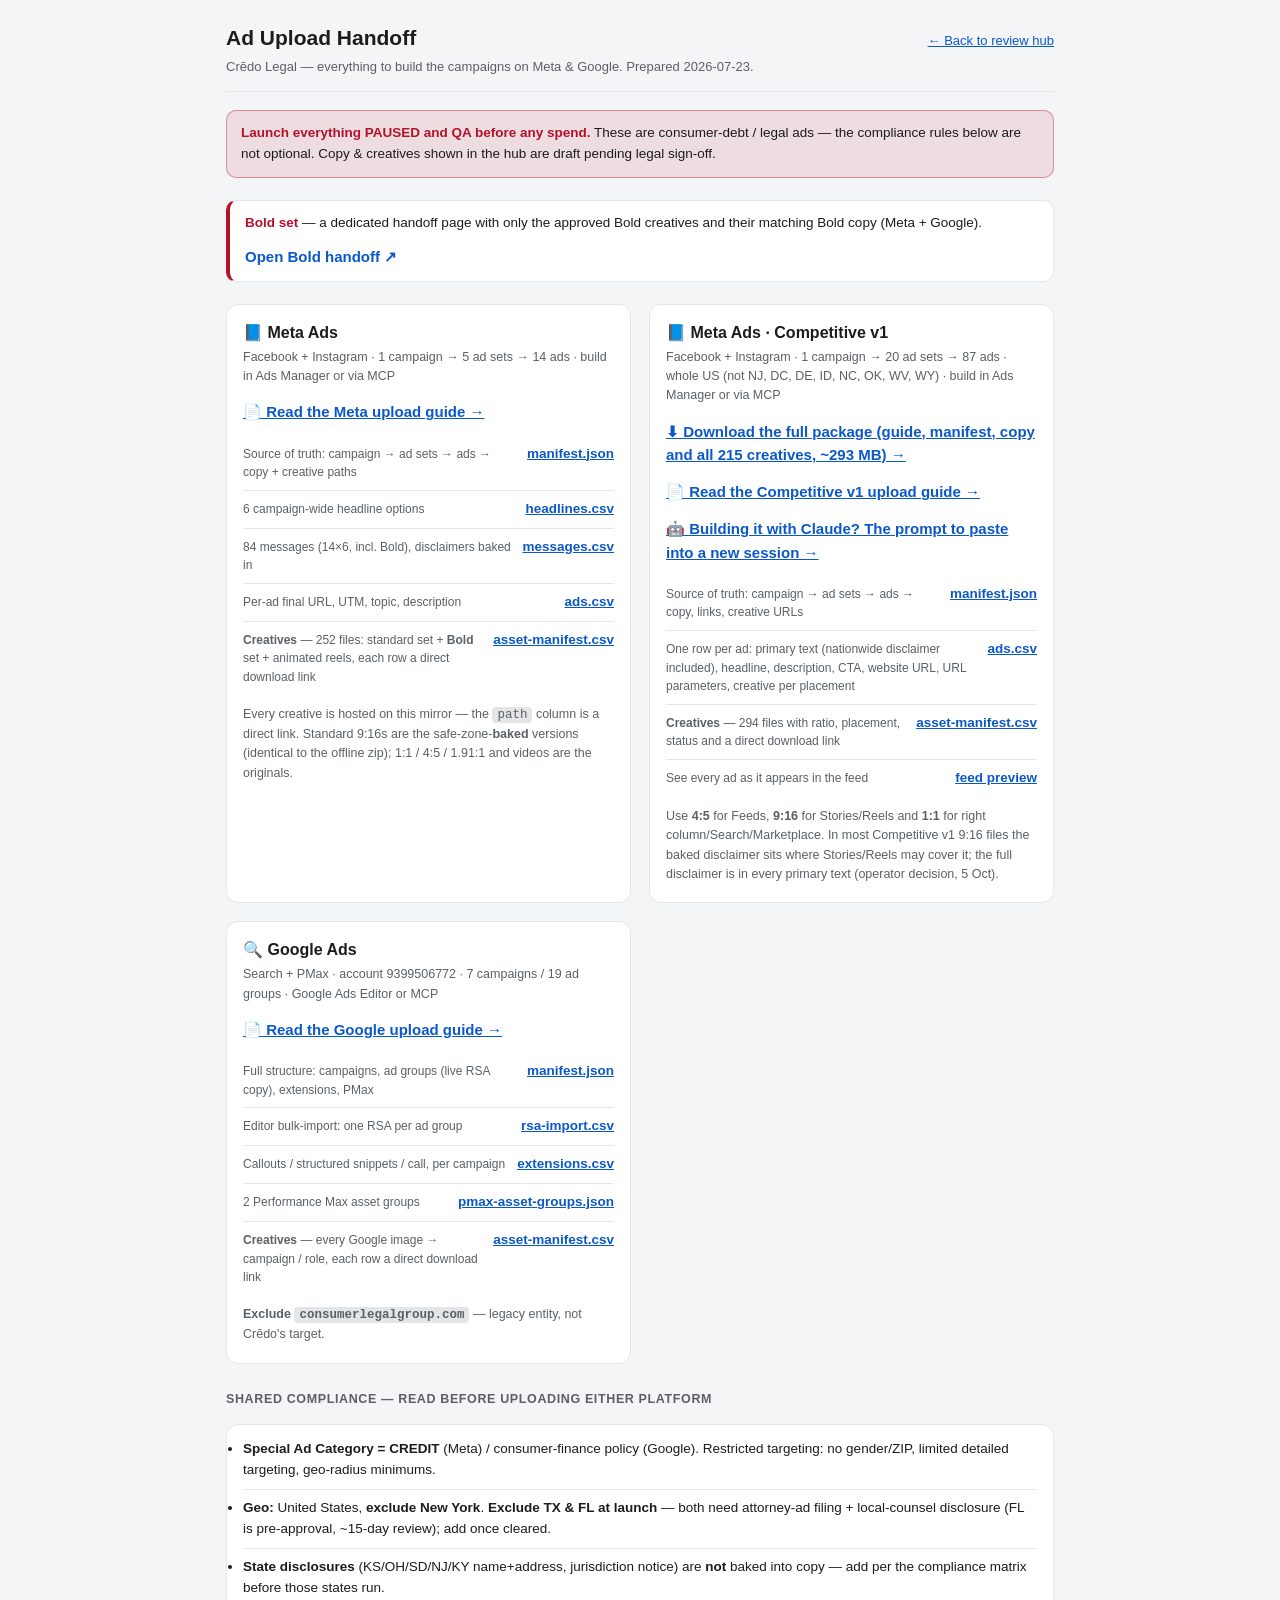
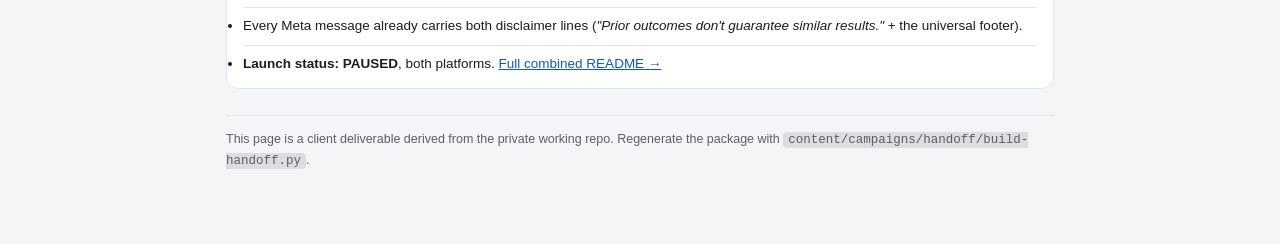
<file: handoff.html>
<!doctype html><html lang="en"><head><meta charset="utf-8">
<meta name="viewport" content="width=device-width,initial-scale=1">
<meta name="robots" content="noindex">
<title>Crēdo Legal · Ad Upload Handoff (Meta + Google)</title>
<style>
 :root{--bg:#f4f5f7;--card:#fff;--tx:#1a1c1e;--sec:#5b6066;--div:#e3e6ea;--accent:#b3122a;--link:#0a58ca}
 @media (prefers-color-scheme:dark){:root{--bg:#16181c;--card:#1e2126;--tx:#e6e8ea;--sec:#a2a8af;--div:#2c3037;--accent:#ff5a72;--link:#6ea8fe}}
 *{box-sizing:border-box}
 body{margin:0;background:var(--bg);color:var(--tx);font:15px/1.55 -apple-system,BlinkMacSystemFont,"Segoe UI",Roboto,Arial,sans-serif}
 .wrap{max-width:860px;margin:0 auto;padding:22px 16px 60px}
 a{color:var(--link)}
 .top{display:flex;justify-content:space-between;align-items:baseline;gap:12px;flex-wrap:wrap;border-bottom:1px solid var(--div);padding-bottom:14px;margin-bottom:18px}
 h1{font-size:21px;margin:0}
 .top p{margin:2px 0 0;color:var(--sec);font-size:13px}
 .back{font-size:13px;white-space:nowrap}
 .warn{background:color-mix(in srgb,var(--accent) 10%,transparent);border:1px solid color-mix(in srgb,var(--accent) 40%,transparent);border-radius:10px;padding:12px 14px;font-size:13.5px;margin:0 0 22px}
 .warn b{color:var(--accent)}
 .cols{display:grid;grid-template-columns:1fr 1fr;gap:18px}
 @media (max-width:680px){.cols{grid-template-columns:1fr}}
 .card{background:var(--card);border:1px solid var(--div);border-radius:12px;padding:16px 16px 6px}
 .card h2{font-size:16px;margin:0 0 2px;display:flex;align-items:center;gap:8px}
 .card .meta{color:var(--sec);font-size:12.5px;margin:0 0 12px}
 .files{list-style:none;padding:0;margin:0 0 10px}
 .files li{border-top:1px solid var(--div);padding:8px 0;font-size:13.5px;display:flex;justify-content:space-between;gap:10px;align-items:baseline}
 .files li:first-child{border-top:0}
 .files .d{color:var(--sec);font-size:12px;flex:1}
 .files a{font-weight:600;white-space:nowrap}
 .primary{display:inline-block;margin:2px 0 12px;font-weight:600}
 h3{font-size:12.5px;text-transform:uppercase;letter-spacing:.05em;color:var(--sec);margin:26px 0 8px}
 .comp{background:var(--card);border:1px solid var(--div);border-radius:12px;padding:6px 16px}
 .comp li{font-size:13.5px;padding:8px 0;border-top:1px solid var(--div)}
 .comp li:first-child{border-top:0}
 code{background:color-mix(in srgb,var(--sec) 16%,transparent);padding:1px 5px;border-radius:4px;font-size:12.5px}
 .foot{color:var(--sec);font-size:12.5px;margin-top:26px;border-top:1px solid var(--div);padding-top:14px}
</style></head><body>
<div class="wrap">
 <div class="top">
   <div><h1>Ad Upload Handoff</h1><p>Crēdo Legal — everything to build the campaigns on Meta &amp; Google. Prepared 2026-07-23.</p></div>
   <a class="back" href="index.html">← Back to review hub</a>
 </div>

 <div class="warn"><b>Launch everything PAUSED and QA before any spend.</b> These are consumer-debt / legal ads — the compliance rules below are not optional. Copy &amp; creatives shown in the hub are draft pending legal sign-off.</div>

 <a href="bold-handoff.html" style="display:flex;justify-content:space-between;align-items:center;gap:12px;flex-wrap:wrap;text-decoration:none;background:var(--card);border:1px solid var(--div);border-left:4px solid var(--accent);border-radius:10px;padding:12px 15px;margin:0 0 22px;color:var(--tx)">
   <span style="font-size:13.5px"><b style="color:var(--accent)">Bold set</b> — a dedicated handoff page with only the approved Bold creatives and their matching Bold copy (Meta + Google).</span>
   <span style="font-weight:700;color:var(--link);white-space:nowrap">Open Bold handoff ↗</span>
 </a>

 <div class="cols">
   <section class="card" id="meta">
     <h2>📘 Meta Ads</h2>
     <p class="meta">Facebook + Instagram · 1 campaign → 5 ad sets → 14 ads · build in Ads Manager or via MCP</p>
     <a class="primary" href="handoff/meta/README.md">📄 Read the Meta upload guide →</a>
     <ul class="files">
       <li><span class="d">Source of truth: campaign → ad sets → ads → copy + creative paths</span><a href="handoff/meta/campaign-manifest.json">manifest.json</a></li>
       <li><span class="d">6 campaign-wide headline options</span><a href="handoff/meta/copy/headlines.csv">headlines.csv</a></li>
       <li><span class="d">84 messages (14×6, incl. Bold), disclaimers baked in</span><a href="handoff/meta/copy/messages.csv">messages.csv</a></li>
       <li><span class="d">Per-ad final URL, UTM, topic, description</span><a href="handoff/meta/copy/ads.csv">ads.csv</a></li>
       <li><span class="d"><b>Creatives</b> — 252 files: standard set + <b>Bold</b> set + animated reels, each row a direct download link</span><a href="handoff/meta/asset-manifest.csv">asset-manifest.csv</a></li>
     </ul>
     <p class="meta">Every creative is hosted on this mirror — the <code>path</code> column is a direct link. Standard 9:16s are the safe-zone-<b>baked</b> versions (identical to the offline zip); 1:1 / 4:5 / 1.91:1 and videos are the originals.</p>
   </section>
<section class="card" id="meta-competitive-v1">
  <h2>📘 Meta Ads · Competitive v1</h2>
  <p class="meta">Facebook + Instagram · 1 campaign → 20 ad sets → 87 ads · whole US (not NJ, DC, DE, ID, NC, OK, WV, WY) · build in Ads Manager or via MCP</p>
  <a class="primary" href="https://github.com/2-human/credo-public-meta-ads-preview/releases/download/meta-handoff/credo-meta-handoff-full.zip">⬇ Download the full package (guide, manifest, copy and all 215 creatives, ~293 MB) →</a>
  <a class="primary" href="handoff/meta-competitive-v1/upload/README.md">📄 Read the Competitive v1 upload guide →</a>
  <a class="primary" href="handoff/meta-competitive-v1/upload/CLAUDE-PROMPT.md">🤖 Building it with Claude? The prompt to paste into a new session →</a>
  <ul class="files">
    <li><span class="d">Source of truth: campaign → ad sets → ads → copy, links, creative URLs</span><a href="handoff/meta-competitive-v1/upload/campaign-manifest.json">manifest.json</a></li>
    <li><span class="d">One row per ad: primary text (nationwide disclaimer included), headline, description, CTA, website URL, URL parameters, creative per placement</span><a href="handoff/meta-competitive-v1/upload/copy/ads.csv">ads.csv</a></li>
    <li><span class="d"><b>Creatives</b> — 294 files with ratio, placement, status and a direct download link</span><a href="handoff/meta-competitive-v1/upload/asset-manifest.csv">asset-manifest.csv</a></li>
    <li><span class="d">See every ad as it appears in the feed</span><a href="handoff/meta-competitive-v1/?review=1">feed preview</a></li>
  </ul>
  <p class="meta">Use <b>4:5</b> for Feeds, <b>9:16</b> for Stories/Reels and <b>1:1</b> for right column/Search/Marketplace. In most Competitive v1 9:16 files the baked disclaimer sits where Stories/Reels may cover it; the full disclaimer is in every primary text (operator decision, 5 Oct).</p>
</section>

   <section class="card" id="google">
     <h2>🔍 Google Ads</h2>
     <p class="meta">Search + PMax · account 9399506772 · 7 campaigns / 19 ad groups · Google Ads Editor or MCP</p>
     <a class="primary" href="handoff/google/README.md">📄 Read the Google upload guide →</a>
     <ul class="files">
       <li><span class="d">Full structure: campaigns, ad groups (live RSA copy), extensions, PMax</span><a href="handoff/google/campaign-manifest.json">manifest.json</a></li>
       <li><span class="d">Editor bulk-import: one RSA per ad group</span><a href="handoff/google/rsa-import.csv">rsa-import.csv</a></li>
       <li><span class="d">Callouts / structured snippets / call, per campaign</span><a href="handoff/google/extensions.csv">extensions.csv</a></li>
       <li><span class="d">2 Performance Max asset groups</span><a href="handoff/google/pmax-asset-groups.json">pmax-asset-groups.json</a></li>
       <li><span class="d"><b>Creatives</b> — every Google image → campaign / role, each row a direct download link</span><a href="handoff/google/asset-manifest.csv">asset-manifest.csv</a></li>
     </ul>
     <p class="meta"><b>Exclude <code>consumerlegalgroup.com</code></b> — legacy entity, not Crēdo's target.</p>
   </section>
 </div>

 <h3>Shared compliance — read before uploading either platform</h3>
 <ul class="comp">
   <li><b>Special Ad Category = CREDIT</b> (Meta) / consumer-finance policy (Google). Restricted targeting: no gender/ZIP, limited detailed targeting, geo-radius minimums.</li>
   <li><b>Geo:</b> United States, <b>exclude New York</b>. <b>Exclude TX &amp; FL at launch</b> — both need attorney-ad filing + local-counsel disclosure (FL is pre-approval, ~15-day review); add once cleared.</li>
   <li><b>State disclosures</b> (KS/OH/SD/NJ/KY name+address, jurisdiction notice) are <b>not</b> baked into copy — add per the compliance matrix before those states run.</li>
   <li>Every Meta message already carries both disclaimer lines (<i>"Prior outcomes don't guarantee similar results."</i> + the universal footer).</li>
   <li><b>Launch status: PAUSED</b>, both platforms. <a href="handoff/README.md">Full combined README →</a></li>
 </ul>

 <p class="foot">This page is a client deliverable derived from the private working repo. Regenerate the package with <code>content/campaigns/handoff/build-handoff.py</code>.</p>
</div>
</body></html>
</file>
